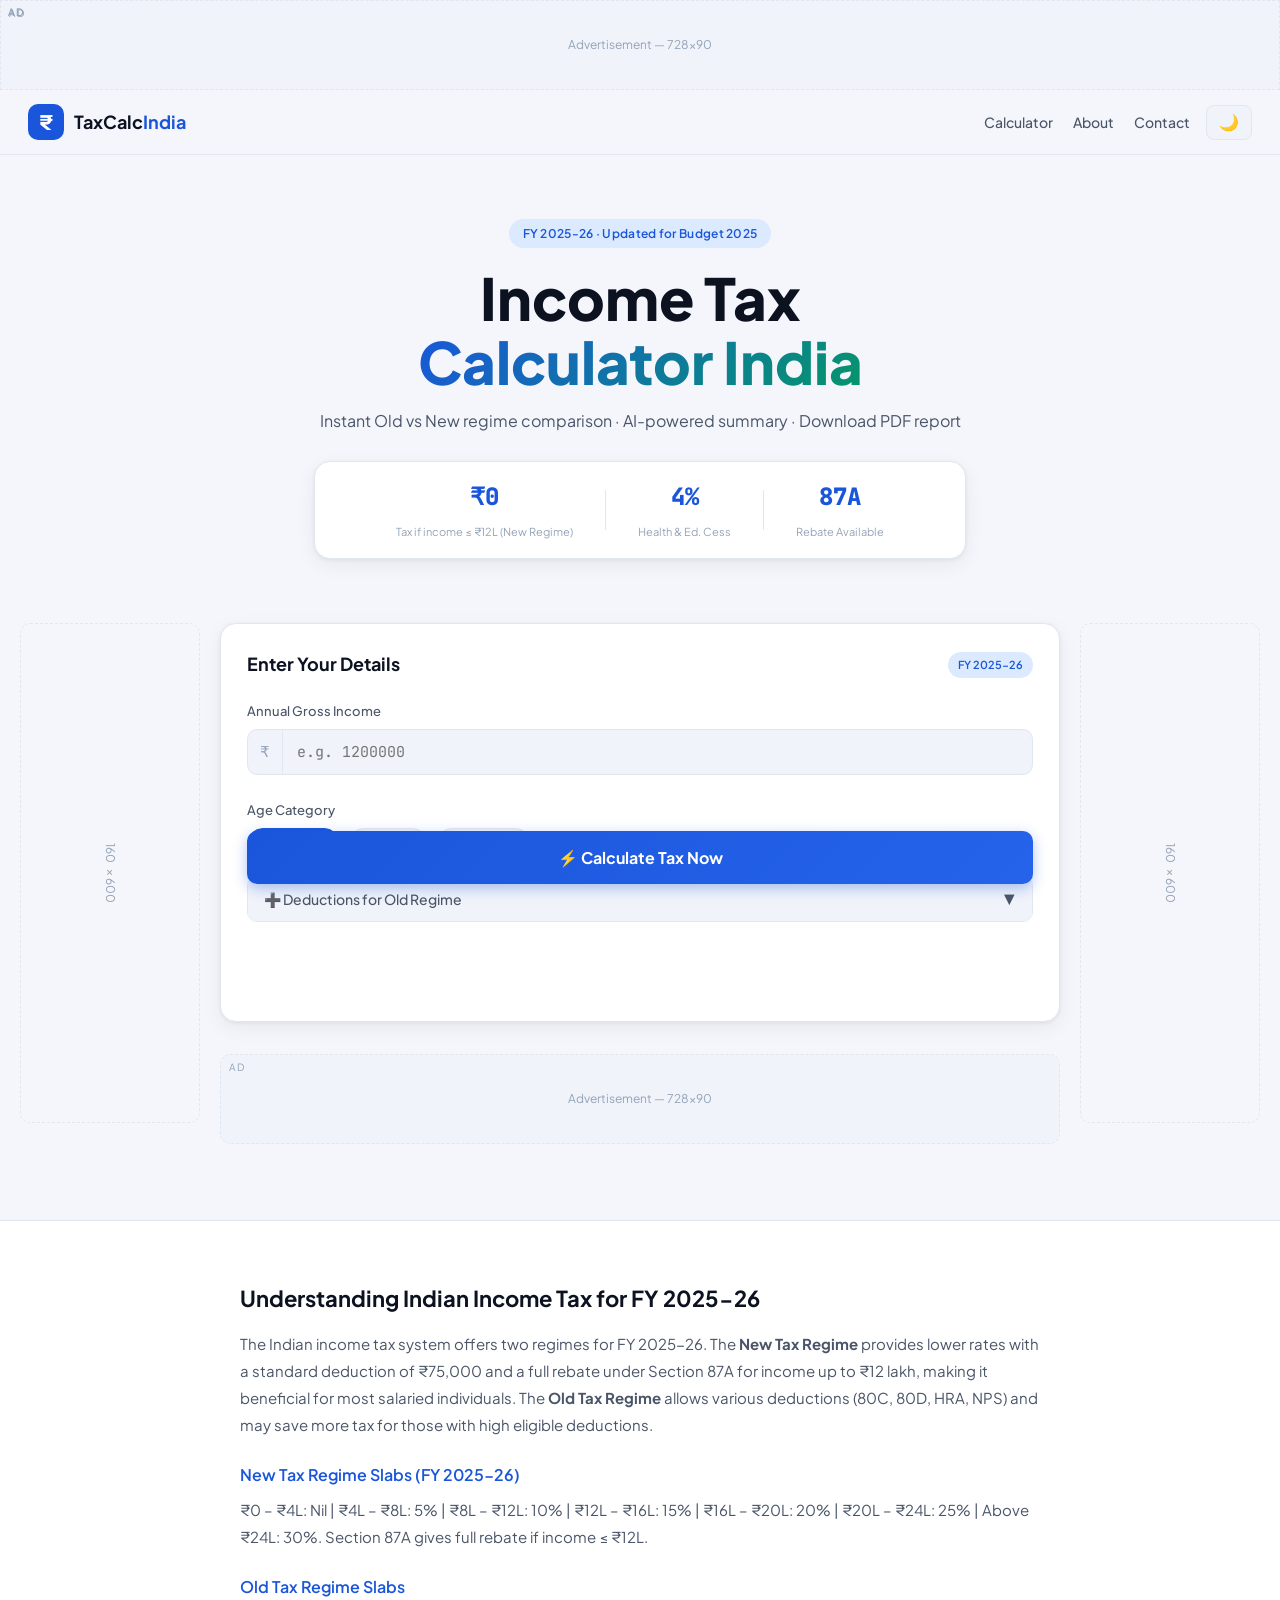
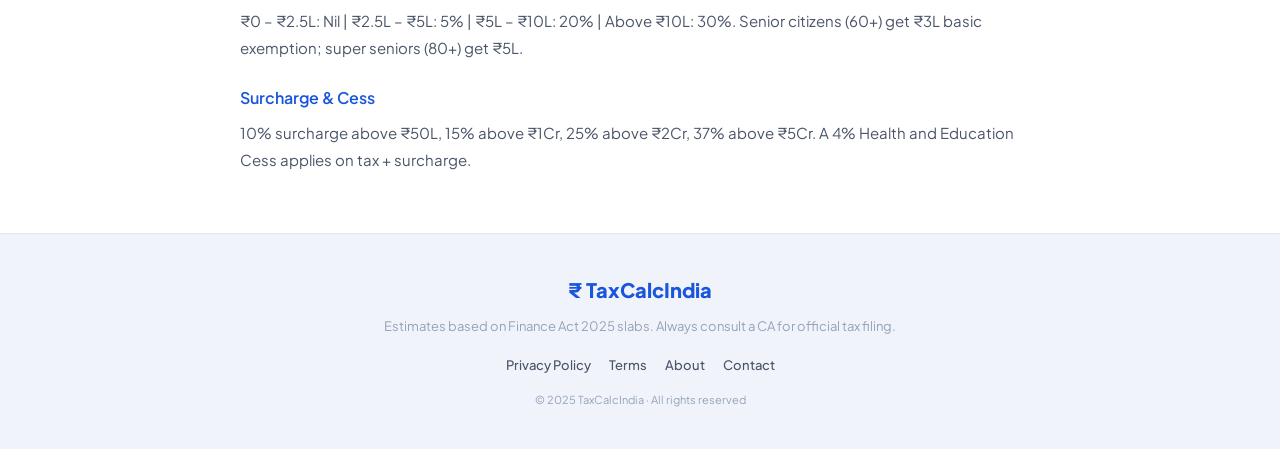
<file: templates/index.html>
<!DOCTYPE html>
<html lang="en">
<head>
<meta charset="UTF-8">
<meta name="viewport" content="width=device-width, initial-scale=1.0">
<title>India Income Tax Calculator 2025-26 | Free + PDF Report | TaxCalcIndia</title>
<meta name="description" content="Calculate Indian income tax FY 2025-26 instantly. Compare Old vs New regime, get AI-powered summary, and download a detailed PDF report for ₹500.">
<meta name="keywords" content="income tax calculator india 2025, new tax regime, old tax regime, 87A rebate, tax slab, pdf report, razorpay">
<link href="https://fonts.googleapis.com/css2?family=Plus+Jakarta+Sans:wght@300;400;500;600;700;800&family=JetBrains+Mono:wght@400;500&display=swap" rel="stylesheet">
<link rel="stylesheet" href="/static/css/style.css">
<script src="https://checkout.razorpay.com/v1/checkout.js"></script>
</head>
<body>

<!-- Top Ad -->
<div class="ad-strip top-ad"><span class="ad-label">AD</span><div class="ad-ph">Advertisement — 728×90</div></div>

<header>
  <nav class="navbar">
    <a class="nav-brand" href="/"><span class="brand-pill">₹</span><span>TaxCalc<b>India</b></span></a>
    <ul class="nav-links">
      <li><a href="/">Calculator</a></li>
      <li><a href="/about">About</a></li>
      <li><a href="/contact">Contact</a></li>
    </ul>
    <button class="dark-btn" id="darkBtn" aria-label="Toggle theme">🌙</button>
  </nav>
</header>

<main>
  <!-- Hero -->
  <section class="hero">
    <div class="hero-chip">FY 2025-26 · Updated for Budget 2025</div>
    <h1>Income Tax<br><span class="grad">Calculator India</span></h1>
    <p>Instant Old vs New regime comparison · AI-powered summary · Download PDF report</p>
    <div class="hero-stats">
      <div class="stat"><span>₹0</span><small>Tax if income ≤ ₹12L (New Regime)</small></div>
      <div class="stat-div"></div>
      <div class="stat"><span>4%</span><small>Health & Ed. Cess</small></div>
      <div class="stat-div"></div>
      <div class="stat"><span>87A</span><small>Rebate Available</small></div>
    </div>
  </section>

  <div class="main-wrap">
    <!-- Left Sidebar Ad -->
    <aside class="sidebar-ad"><span class="ad-label">AD</span><div class="ad-ph vertical">160×600</div></aside>

    <div class="content-col">

      <!-- INPUT CARD -->
      <div class="card" id="inputCard">
        <div class="card-header"><h2>Enter Your Details</h2><span class="badge">FY 2025-26</span></div>

        <div class="field-group">
          <label for="income">Annual Gross Income</label>
          <div class="inp-wrap">
            <span class="inp-sym">₹</span>
            <input type="number" id="income" placeholder="e.g. 1200000" min="0">
          </div>
          <div class="income-words" id="incomeWords"></div>
        </div>

        <div class="two-col">
          <div class="field-group">
            <label>Age Category</label>
            <div class="pills" id="agePills">
              <button class="pill on" data-v="below60">Below 60</button>
              <button class="pill" data-v="60-80">60 – 80</button>
              <button class="pill" data-v="above80">Above 80</button>
            </div>
          </div>
        </div>

        <!-- Deductions accordion -->
        <div class="accordion" id="dedAccordion">
          <button class="acc-trigger" id="accTrigger">
            <span>➕ Deductions for Old Regime</span>
            <span class="acc-arrow">▼</span>
          </button>
          <div class="acc-body" id="accBody">
            <p class="acc-note">Only applies to Old Regime calculation. New Regime uses standard deduction of ₹75,000.</p>
            <div class="two-col">
              <div class="field-group">
                <label>80C — PPF/ELSS/LIC (max ₹1,50,000)</label>
                <div class="inp-wrap"><span class="inp-sym">₹</span><input type="number" id="d80c" placeholder="150000" min="0" max="150000"></div>
              </div>
              <div class="field-group">
                <label>80D — Health Insurance (max ₹50,000)</label>
                <div class="inp-wrap"><span class="inp-sym">₹</span><input type="number" id="d80d" placeholder="25000" min="0" max="50000"></div>
              </div>
              <div class="field-group">
                <label>HRA Exemption</label>
                <div class="inp-wrap"><span class="inp-sym">₹</span><input type="number" id="hra" placeholder="0" min="0"></div>
              </div>
              <div class="field-group">
                <label>Other Deductions</label>
                <div class="inp-wrap"><span class="inp-sym">₹</span><input type="number" id="other" placeholder="0" min="0"></div>
              </div>
            </div>
          </div>
        </div>

        <button class="calc-btn" id="calcBtn">
          <span id="btnLabel">⚡ Calculate Tax Now</span>
          <div class="spin" id="calcSpin"></div>
        </button>
      </div>

      <!-- In-content Ad -->
      <div class="ad-strip in-ad"><span class="ad-label">AD</span><div class="ad-ph">Advertisement — 728×90</div></div>

      <!-- RESULTS -->
      <div id="results" class="hidden">

        <!-- Recommendation Banner -->
        <div class="rec-banner" id="recBanner"></div>

        <!-- AI Summary -->
        <div class="ai-card" id="aiCard">
          <div class="ai-header">
            <span class="ai-chip">🤖 AI Summary</span>
            <button class="ai-btn" id="aiBtn">Generate Summary</button>
          </div>
          <div class="ai-body" id="aiBody">
            <p class="ai-hint">Click "Generate Summary" for an AI-powered explanation of your tax calculation.</p>
          </div>
        </div>

        <!-- Regime Cards -->
        <div class="regime-grid" id="regimeGrid"></div>

        <!-- Breakdown Tabs -->
        <div class="card breakdown-card" id="breakdownCard">
          <h3>📋 Slab-wise Breakdown</h3>
          <div class="tabs" id="tabs"></div>
          <div id="tabContent"></div>
        </div>

        <!-- Deductions Detail (Old Regime) -->
        <div class="card" id="dedDetail"></div>

        <!-- Tips -->
        <div class="tips-card">
          <h3>💡 Tax Saving Tips</h3>
          <div class="tips-grid" id="tipsGrid"></div>
        </div>

        <!-- Download PDF Section -->
        <div class="download-card" id="downloadCard">
          <div class="dl-left">
            <div class="dl-icon">📄</div>
            <div>
              <h3>Download Detailed PDF Report</h3>
              <p>Get a professionally formatted report with full breakdown, regime comparison, tips & AI summary — saved as PDF.</p>
              <ul class="dl-features">
                <li>✅ Full slab-wise breakdown (both regimes)</li>
                <li>✅ Personalised tax saving tips</li>
                <li>✅ AI-generated summary</li>
                <li>✅ Ready to share with your CA</li>
              </ul>
            </div>
          </div>
          <div class="dl-right">
            <div class="price-tag">₹500</div>
            <p class="price-sub">One-time payment · Secure via Razorpay</p>
            <button class="pay-btn" id="payBtn">
              <span id="payLabel">🔒 Pay & Download PDF</span>
              <div class="spin" id="paySpin"></div>
            </button>
            <p class="secure-note">🔐 Powered by Razorpay · UPI · Cards · NetBanking</p>
          </div>
        </div>

      </div><!-- /results -->
    </div><!-- /content-col -->

    <!-- Right Sidebar Ad -->
    <aside class="sidebar-ad"><span class="ad-label">AD</span><div class="ad-ph vertical">160×600</div></aside>
  </div><!-- /main-wrap -->

  <!-- SEO Content -->
  <section class="seo">
    <div class="seo-inner">
      <h2>Understanding Indian Income Tax for FY 2025-26</h2>
      <p>The Indian income tax system offers two regimes for FY 2025-26. The <strong>New Tax Regime</strong> provides lower rates with a standard deduction of ₹75,000 and a full rebate under Section 87A for income up to ₹12 lakh, making it beneficial for most salaried individuals. The <strong>Old Tax Regime</strong> allows various deductions (80C, 80D, HRA, NPS) and may save more tax for those with high eligible deductions.</p>
      <h3>New Tax Regime Slabs (FY 2025-26)</h3>
      <p>₹0 – ₹4L: Nil | ₹4L – ₹8L: 5% | ₹8L – ₹12L: 10% | ₹12L – ₹16L: 15% | ₹16L – ₹20L: 20% | ₹20L – ₹24L: 25% | Above ₹24L: 30%. Section 87A gives full rebate if income ≤ ₹12L.</p>
      <h3>Old Tax Regime Slabs</h3>
      <p>₹0 – ₹2.5L: Nil | ₹2.5L – ₹5L: 5% | ₹5L – ₹10L: 20% | Above ₹10L: 30%. Senior citizens (60+) get ₹3L basic exemption; super seniors (80+) get ₹5L.</p>
      <h3>Surcharge & Cess</h3>
      <p>10% surcharge above ₹50L, 15% above ₹1Cr, 25% above ₹2Cr, 37% above ₹5Cr. A 4% Health and Education Cess applies on tax + surcharge.</p>
    </div>
  </section>
</main>

<footer>
  <div class="footer-inner">
    <p class="f-brand">₹ TaxCalcIndia</p>
    <p class="f-note">Estimates based on Finance Act 2025 slabs. Always consult a CA for official tax filing.</p>
    <div class="f-links">
      <a href="/privacy">Privacy Policy</a><a href="/terms">Terms</a><a href="/about">About</a><a href="/contact">Contact</a>
    </div>
    <p class="f-copy">© 2025 TaxCalcIndia · All rights reserved</p>
  </div>
</footer>

<script>
  const RAZORPAY_KEY = "{{ razorpay_key }}";
</script>
<script src="/static/js/script.js"></script>
</body>
</html>
</file>
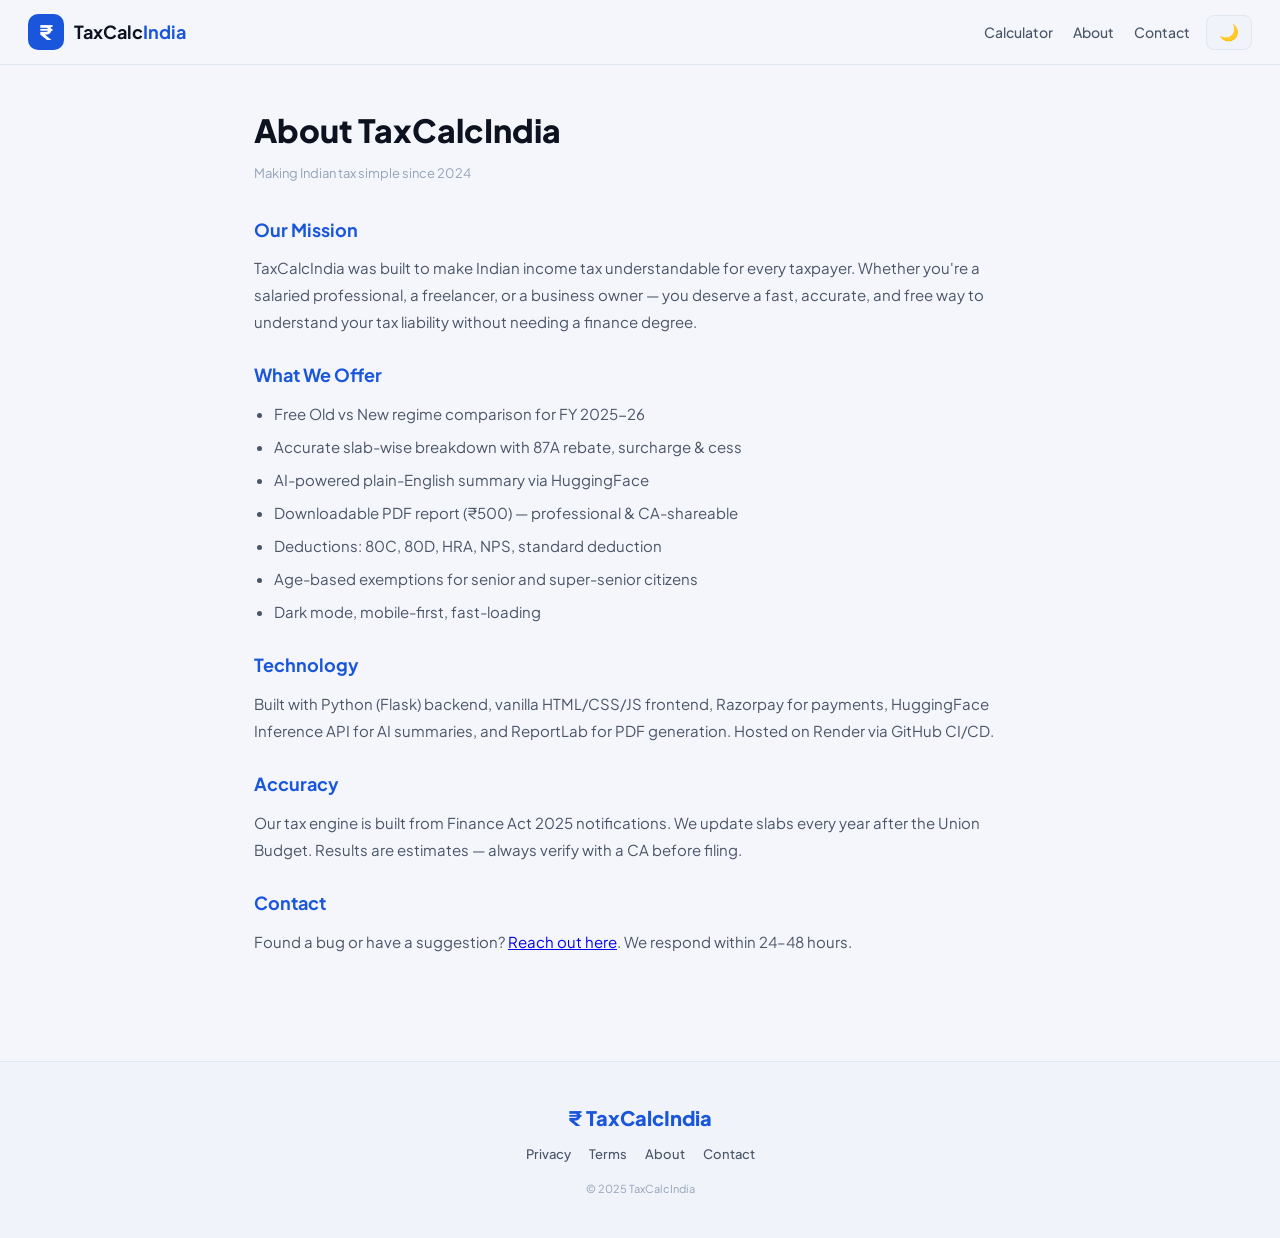
<file: templates/about.html>
<!DOCTYPE html>
<html lang="en">
<head>
<meta charset="UTF-8"><meta name="viewport" content="width=device-width, initial-scale=1.0">
<title>About Us | TaxCalcIndia</title>
<link href="https://fonts.googleapis.com/css2?family=Plus+Jakarta+Sans:wght@400;500;600;700;800&display=swap" rel="stylesheet">
<link rel="stylesheet" href="/static/css/style.css">
</head>
<body>
<header><nav class="navbar">
  <a class="nav-brand" href="/"><span class="brand-pill">₹</span><span>TaxCalc<b>India</b></span></a>
  <ul class="nav-links"><li><a href="/">Calculator</a></li><li><a href="/about">About</a></li><li><a href="/contact">Contact</a></li></ul>
  <button class="dark-btn" id="darkBtn">🌙</button>
</nav></header>
<main><div class="static-wrap">
  <h1>About TaxCalcIndia</h1>
  <p class="updated">Making Indian tax simple since 2024</p>
  <h2>Our Mission</h2>
  <p>TaxCalcIndia was built to make Indian income tax understandable for every taxpayer. Whether you're a salaried professional, a freelancer, or a business owner — you deserve a fast, accurate, and free way to understand your tax liability without needing a finance degree.</p>
  <h2>What We Offer</h2>
  <ul>
    <li>Free Old vs New regime comparison for FY 2025-26</li>
    <li>Accurate slab-wise breakdown with 87A rebate, surcharge & cess</li>
    <li>AI-powered plain-English summary via HuggingFace</li>
    <li>Downloadable PDF report (₹500) — professional & CA-shareable</li>
    <li>Deductions: 80C, 80D, HRA, NPS, standard deduction</li>
    <li>Age-based exemptions for senior and super-senior citizens</li>
    <li>Dark mode, mobile-first, fast-loading</li>
  </ul>
  <h2>Technology</h2>
  <p>Built with Python (Flask) backend, vanilla HTML/CSS/JS frontend, Razorpay for payments, HuggingFace Inference API for AI summaries, and ReportLab for PDF generation. Hosted on Render via GitHub CI/CD.</p>
  <h2>Accuracy</h2>
  <p>Our tax engine is built from Finance Act 2025 notifications. We update slabs every year after the Union Budget. Results are estimates — always verify with a CA before filing.</p>
  <h2>Contact</h2>
  <p>Found a bug or have a suggestion? <a href="/contact">Reach out here</a>. We respond within 24–48 hours.</p>
</div></main>
<footer><div class="footer-inner">
  <p class="f-brand">₹ TaxCalcIndia</p>
  <div class="f-links"><a href="/privacy">Privacy</a><a href="/terms">Terms</a><a href="/about">About</a><a href="/contact">Contact</a></div>
  <p class="f-copy">© 2025 TaxCalcIndia</p>
</div></footer>
<script>const h=document.documentElement,b=document.getElementById('darkBtn'),t=localStorage.getItem('theme')||'light';h.setAttribute('data-theme',t);b.textContent=t==='dark'?'☀️':'🌙';b.addEventListener('click',()=>{const nt=h.getAttribute('data-theme')==='dark'?'light':'dark';h.setAttribute('data-theme',nt);localStorage.setItem('theme',nt);b.textContent=nt==='dark'?'☀️':'🌙';});</script>
</body></html>
</file>
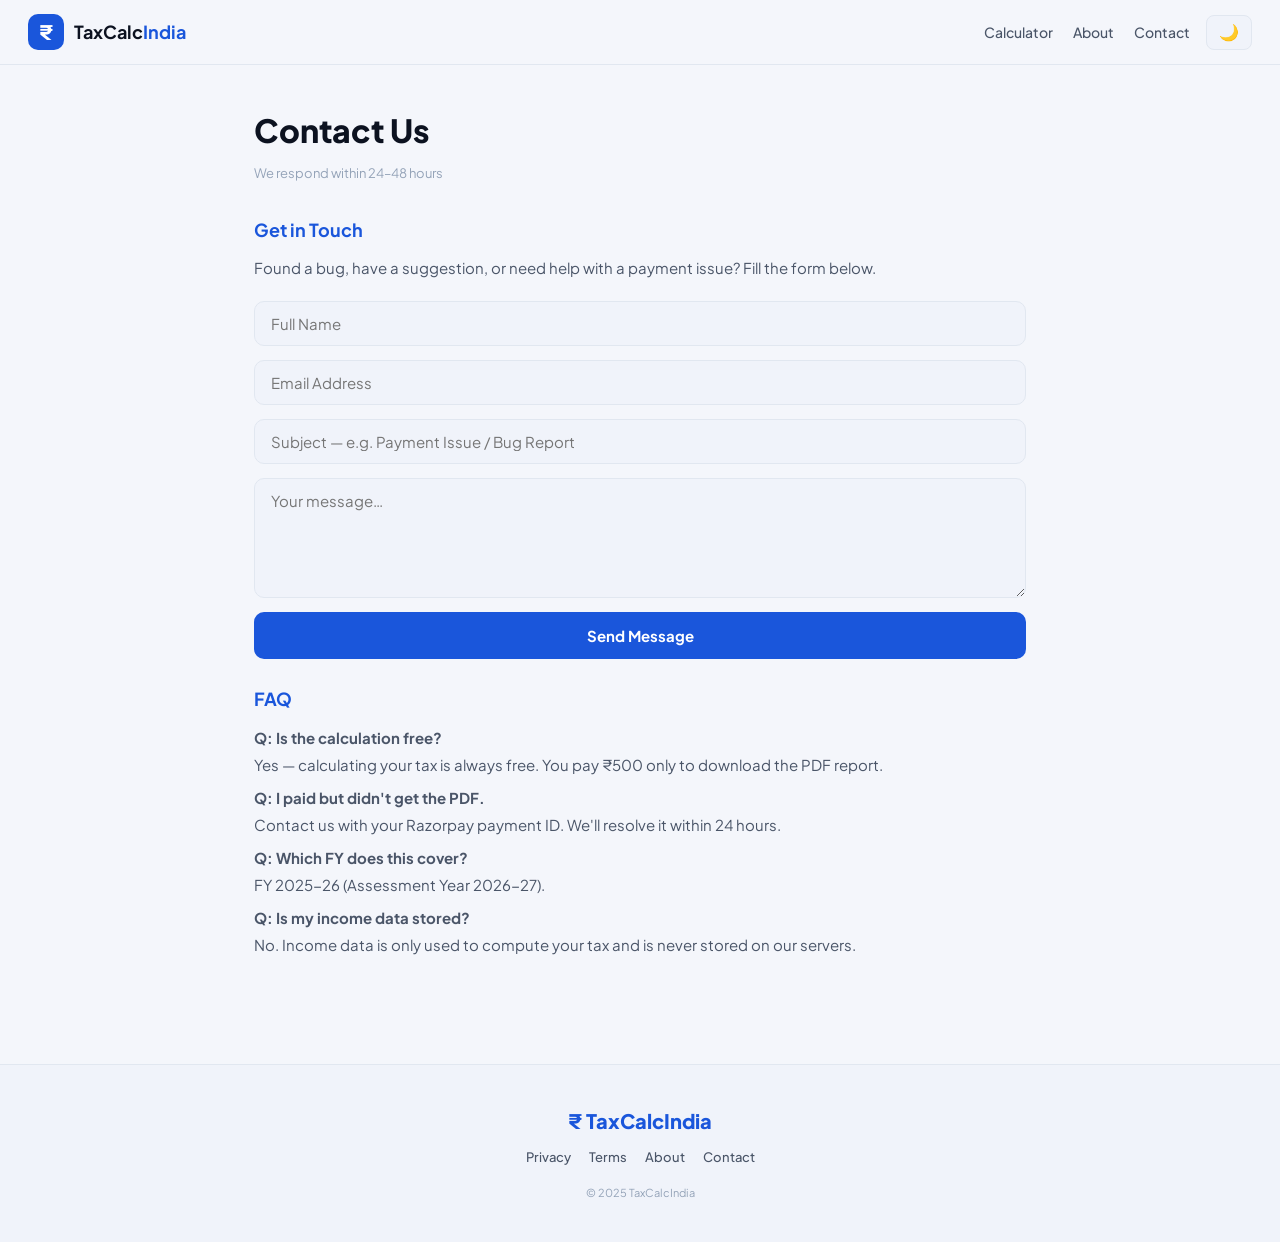
<file: templates/contact.html>
<!DOCTYPE html>
<html lang="en">
<head>
<meta charset="UTF-8"><meta name="viewport" content="width=device-width, initial-scale=1.0">
<title>Contact | TaxCalcIndia</title>
<link href="https://fonts.googleapis.com/css2?family=Plus+Jakarta+Sans:wght@400;500;600;700;800&display=swap" rel="stylesheet">
<link rel="stylesheet" href="/static/css/style.css">
</head>
<body>
<header><nav class="navbar">
  <a class="nav-brand" href="/"><span class="brand-pill">₹</span><span>TaxCalc<b>India</b></span></a>
  <ul class="nav-links"><li><a href="/">Calculator</a></li><li><a href="/about">About</a></li><li><a href="/contact">Contact</a></li></ul>
  <button class="dark-btn" id="darkBtn">🌙</button>
</nav></header>
<main><div class="static-wrap">
  <h1>Contact Us</h1>
  <p class="updated">We respond within 24–48 hours</p>
  <h2>Get in Touch</h2>
  <p>Found a bug, have a suggestion, or need help with a payment issue? Fill the form below.</p>
  <div id="success" style="display:none;background:var(--grn-lt);color:var(--green);padding:14px 18px;border-radius:10px;margin:16px 0;font-weight:600;">✅ Message sent! We'll get back to you within 48 hours.</div>
  <form class="contact-form" onsubmit="send(event)">
    <input type="text" placeholder="Full Name" required>
    <input type="email" placeholder="Email Address" required>
    <input type="text" placeholder="Subject — e.g. Payment Issue / Bug Report">
    <textarea placeholder="Your message…" required></textarea>
    <button type="submit">Send Message</button>
  </form>
  <h2>FAQ</h2>
  <p><strong>Q: Is the calculation free?</strong><br>Yes — calculating your tax is always free. You pay ₹500 only to download the PDF report.</p>
  <p><strong>Q: I paid but didn't get the PDF.</strong><br>Contact us with your Razorpay payment ID. We'll resolve it within 24 hours.</p>
  <p><strong>Q: Which FY does this cover?</strong><br>FY 2025-26 (Assessment Year 2026-27).</p>
  <p><strong>Q: Is my income data stored?</strong><br>No. Income data is only used to compute your tax and is never stored on our servers.</p>
</div></main>
<footer><div class="footer-inner">
  <p class="f-brand">₹ TaxCalcIndia</p>
  <div class="f-links"><a href="/privacy">Privacy</a><a href="/terms">Terms</a><a href="/about">About</a><a href="/contact">Contact</a></div>
  <p class="f-copy">© 2025 TaxCalcIndia</p>
</div></footer>
<script>
const h=document.documentElement,b=document.getElementById('darkBtn'),t=localStorage.getItem('theme')||'light';
h.setAttribute('data-theme',t);b.textContent=t==='dark'?'☀️':'🌙';
b.addEventListener('click',()=>{const nt=h.getAttribute('data-theme')==='dark'?'light':'dark';h.setAttribute('data-theme',nt);localStorage.setItem('theme',nt);b.textContent=nt==='dark'?'☀️':'🌙';});
function send(e){e.preventDefault();document.getElementById('success').style.display='block';e.target.reset();}
</script>
</body></html>
</file>
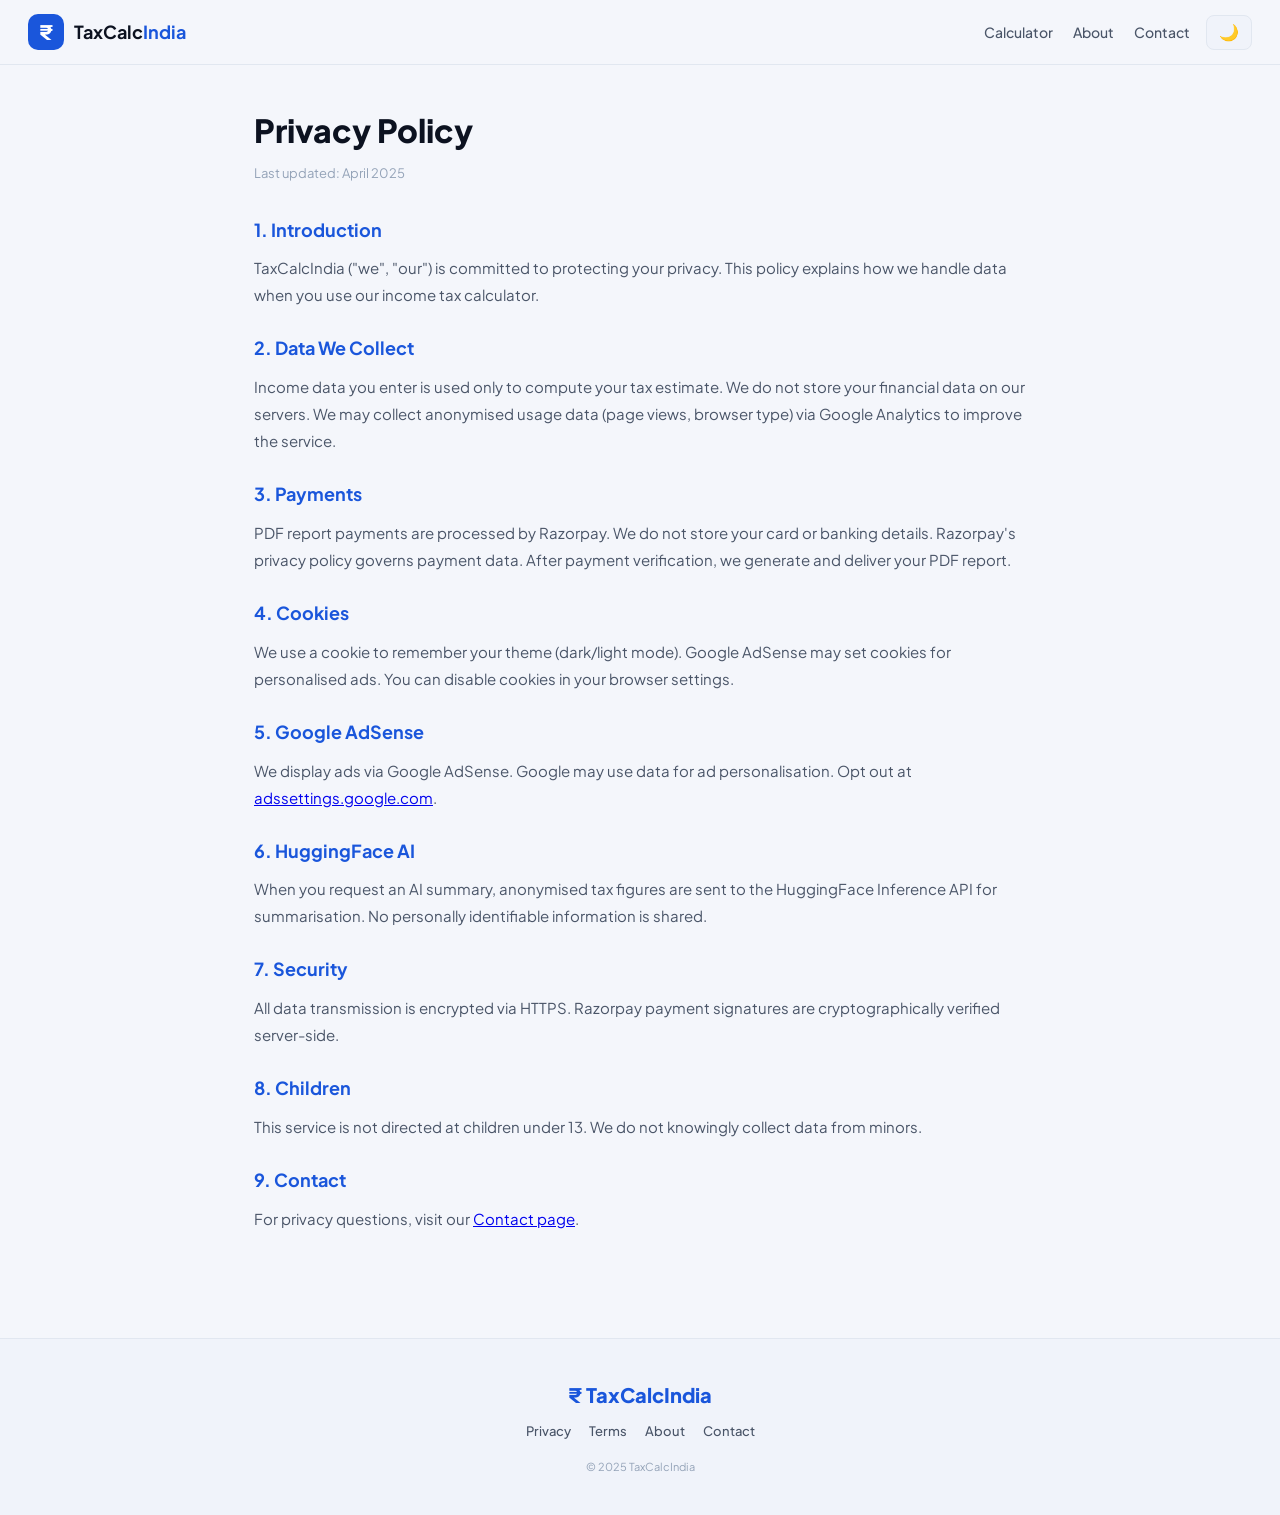
<file: templates/privacy.html>
<!DOCTYPE html>
<html lang="en">
<head>
<meta charset="UTF-8"><meta name="viewport" content="width=device-width, initial-scale=1.0">
<title>Privacy Policy | TaxCalcIndia</title>
<meta name="description" content="Privacy policy for TaxCalcIndia.">
<link href="https://fonts.googleapis.com/css2?family=Plus+Jakarta+Sans:wght@400;500;600;700;800&display=swap" rel="stylesheet">
<link rel="stylesheet" href="/static/css/style.css">
</head>
<body>
<header><nav class="navbar">
  <a class="nav-brand" href="/"><span class="brand-pill">₹</span><span>TaxCalc<b>India</b></span></a>
  <ul class="nav-links"><li><a href="/">Calculator</a></li><li><a href="/about">About</a></li><li><a href="/contact">Contact</a></li></ul>
  <button class="dark-btn" id="darkBtn">🌙</button>
</nav></header>
<main><div class="static-wrap">
  <h1>Privacy Policy</h1>
  <p class="updated">Last updated: April 2025</p>
  <h2>1. Introduction</h2>
  <p>TaxCalcIndia ("we", "our") is committed to protecting your privacy. This policy explains how we handle data when you use our income tax calculator.</p>
  <h2>2. Data We Collect</h2>
  <p>Income data you enter is used only to compute your tax estimate. We do not store your financial data on our servers. We may collect anonymised usage data (page views, browser type) via Google Analytics to improve the service.</p>
  <h2>3. Payments</h2>
  <p>PDF report payments are processed by Razorpay. We do not store your card or banking details. Razorpay's privacy policy governs payment data. After payment verification, we generate and deliver your PDF report.</p>
  <h2>4. Cookies</h2>
  <p>We use a cookie to remember your theme (dark/light mode). Google AdSense may set cookies for personalised ads. You can disable cookies in your browser settings.</p>
  <h2>5. Google AdSense</h2>
  <p>We display ads via Google AdSense. Google may use data for ad personalisation. Opt out at <a href="https://adssettings.google.com" target="_blank" rel="noopener">adssettings.google.com</a>.</p>
  <h2>6. HuggingFace AI</h2>
  <p>When you request an AI summary, anonymised tax figures are sent to the HuggingFace Inference API for summarisation. No personally identifiable information is shared.</p>
  <h2>7. Security</h2>
  <p>All data transmission is encrypted via HTTPS. Razorpay payment signatures are cryptographically verified server-side.</p>
  <h2>8. Children</h2>
  <p>This service is not directed at children under 13. We do not knowingly collect data from minors.</p>
  <h2>9. Contact</h2>
  <p>For privacy questions, visit our <a href="/contact">Contact page</a>.</p>
</div></main>
<footer><div class="footer-inner">
  <p class="f-brand">₹ TaxCalcIndia</p>
  <div class="f-links"><a href="/privacy">Privacy</a><a href="/terms">Terms</a><a href="/about">About</a><a href="/contact">Contact</a></div>
  <p class="f-copy">© 2025 TaxCalcIndia</p>
</div></footer>
<script>const h=document.documentElement,b=document.getElementById('darkBtn'),t=localStorage.getItem('theme')||'light';h.setAttribute('data-theme',t);b.textContent=t==='dark'?'☀️':'🌙';b.addEventListener('click',()=>{const nt=h.getAttribute('data-theme')==='dark'?'light':'dark';h.setAttribute('data-theme',nt);localStorage.setItem('theme',nt);b.textContent=nt==='dark'?'☀️':'🌙';});</script>
</body></html>
</file>
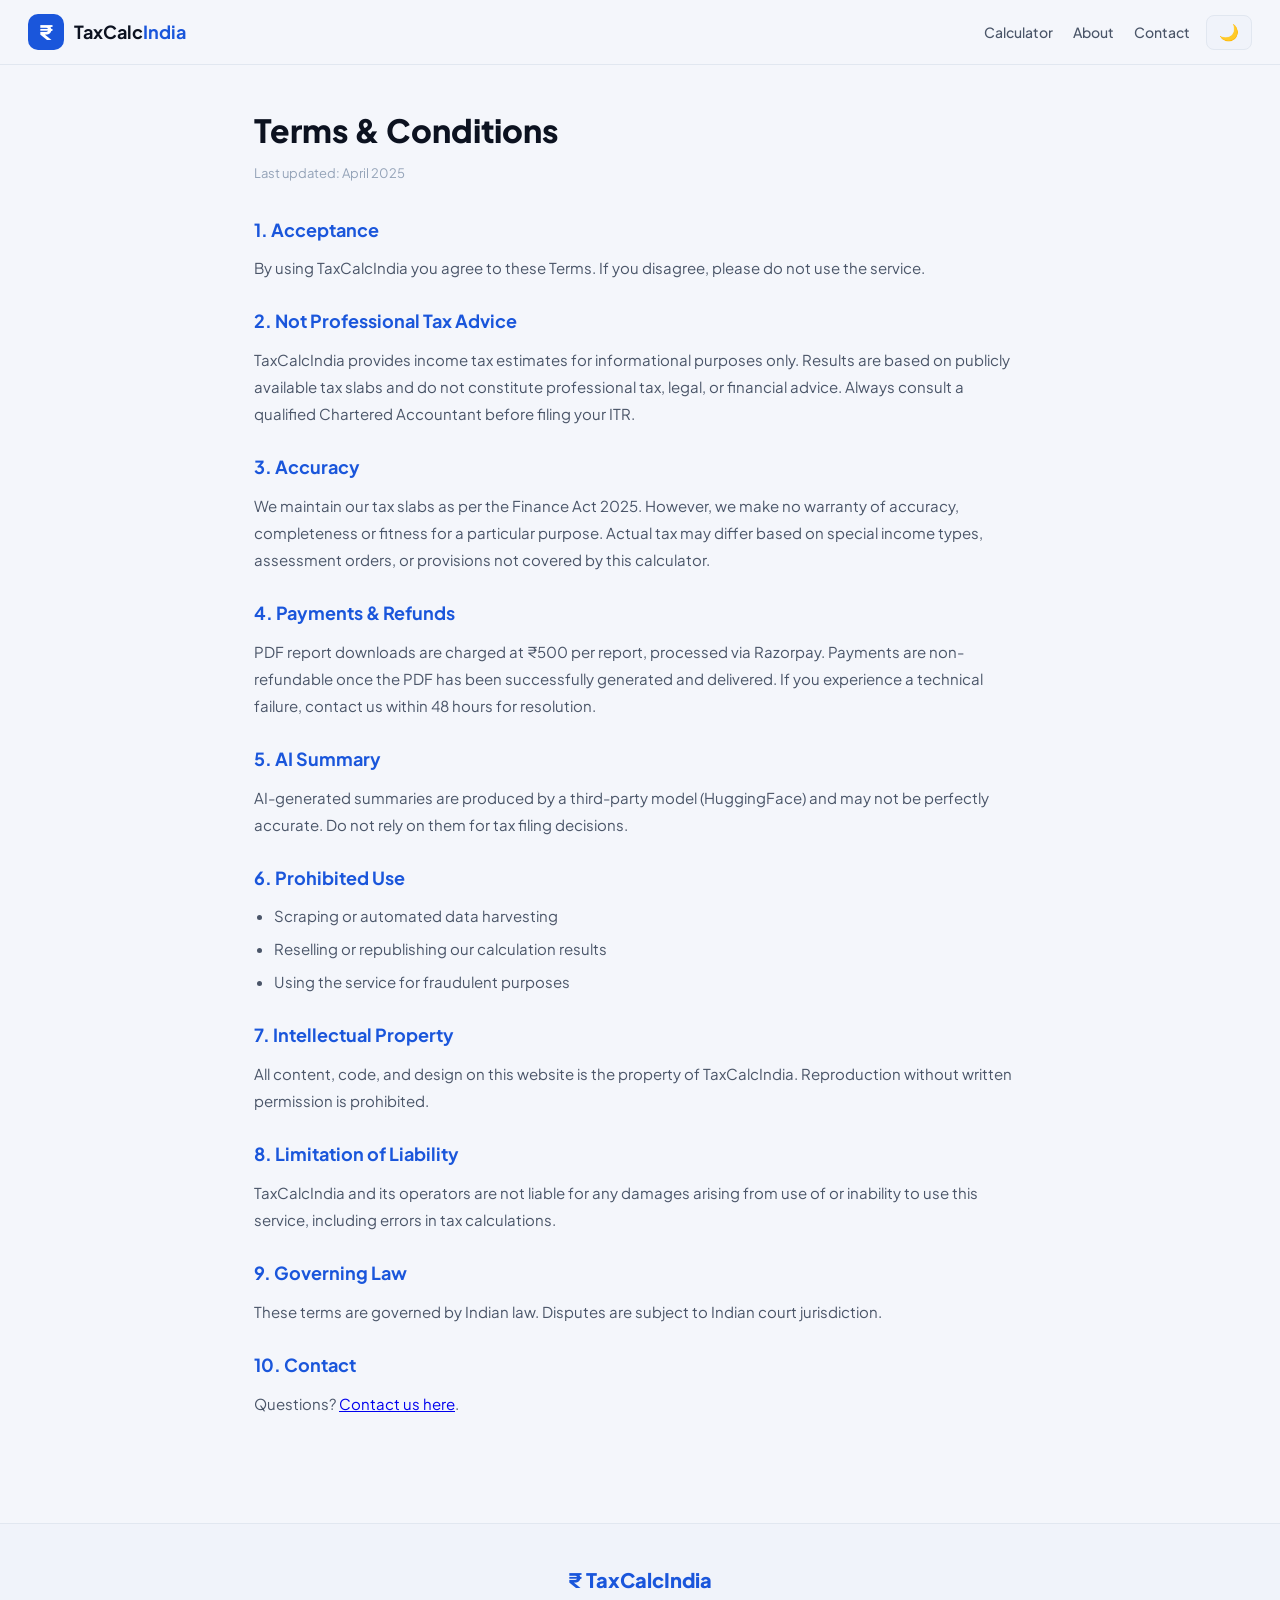
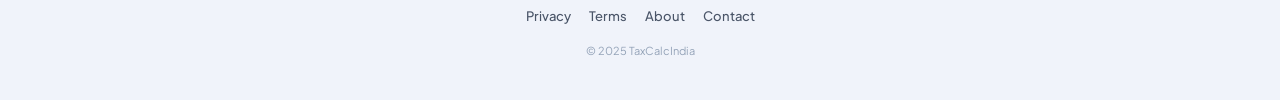
<file: templates/terms.html>
<!DOCTYPE html>
<html lang="en">
<head>
<meta charset="UTF-8"><meta name="viewport" content="width=device-width, initial-scale=1.0">
<title>Terms & Conditions | TaxCalcIndia</title>
<link href="https://fonts.googleapis.com/css2?family=Plus+Jakarta+Sans:wght@400;500;600;700;800&display=swap" rel="stylesheet">
<link rel="stylesheet" href="/static/css/style.css">
</head>
<body>
<header><nav class="navbar">
  <a class="nav-brand" href="/"><span class="brand-pill">₹</span><span>TaxCalc<b>India</b></span></a>
  <ul class="nav-links"><li><a href="/">Calculator</a></li><li><a href="/about">About</a></li><li><a href="/contact">Contact</a></li></ul>
  <button class="dark-btn" id="darkBtn">🌙</button>
</nav></header>
<main><div class="static-wrap">
  <h1>Terms & Conditions</h1>
  <p class="updated">Last updated: April 2025</p>
  <h2>1. Acceptance</h2>
  <p>By using TaxCalcIndia you agree to these Terms. If you disagree, please do not use the service.</p>
  <h2>2. Not Professional Tax Advice</h2>
  <p>TaxCalcIndia provides income tax estimates for informational purposes only. Results are based on publicly available tax slabs and do not constitute professional tax, legal, or financial advice. Always consult a qualified Chartered Accountant before filing your ITR.</p>
  <h2>3. Accuracy</h2>
  <p>We maintain our tax slabs as per the Finance Act 2025. However, we make no warranty of accuracy, completeness or fitness for a particular purpose. Actual tax may differ based on special income types, assessment orders, or provisions not covered by this calculator.</p>
  <h2>4. Payments & Refunds</h2>
  <p>PDF report downloads are charged at ₹500 per report, processed via Razorpay. Payments are non-refundable once the PDF has been successfully generated and delivered. If you experience a technical failure, contact us within 48 hours for resolution.</p>
  <h2>5. AI Summary</h2>
  <p>AI-generated summaries are produced by a third-party model (HuggingFace) and may not be perfectly accurate. Do not rely on them for tax filing decisions.</p>
  <h2>6. Prohibited Use</h2>
  <ul>
    <li>Scraping or automated data harvesting</li>
    <li>Reselling or republishing our calculation results</li>
    <li>Using the service for fraudulent purposes</li>
  </ul>
  <h2>7. Intellectual Property</h2>
  <p>All content, code, and design on this website is the property of TaxCalcIndia. Reproduction without written permission is prohibited.</p>
  <h2>8. Limitation of Liability</h2>
  <p>TaxCalcIndia and its operators are not liable for any damages arising from use of or inability to use this service, including errors in tax calculations.</p>
  <h2>9. Governing Law</h2>
  <p>These terms are governed by Indian law. Disputes are subject to Indian court jurisdiction.</p>
  <h2>10. Contact</h2>
  <p>Questions? <a href="/contact">Contact us here</a>.</p>
</div></main>
<footer><div class="footer-inner">
  <p class="f-brand">₹ TaxCalcIndia</p>
  <div class="f-links"><a href="/privacy">Privacy</a><a href="/terms">Terms</a><a href="/about">About</a><a href="/contact">Contact</a></div>
  <p class="f-copy">© 2025 TaxCalcIndia</p>
</div></footer>
<script>const h=document.documentElement,b=document.getElementById('darkBtn'),t=localStorage.getItem('theme')||'light';h.setAttribute('data-theme',t);b.textContent=t==='dark'?'☀️':'🌙';b.addEventListener('click',()=>{const nt=h.getAttribute('data-theme')==='dark'?'light':'dark';h.setAttribute('data-theme',nt);localStorage.setItem('theme',nt);b.textContent=nt==='dark'?'☀️':'🌙';});</script>
</body></html>
</file>
<file: static/css/style.css>
/* === FONTS & TOKENS === */
@import url('https://fonts.googleapis.com/css2?family=Plus+Jakarta+Sans:wght@300;400;500;600;700;800&family=JetBrains+Mono:wght@400;500&display=swap');

:root {
  --bg:       #f4f6fb;
  --surface:  #ffffff;
  --surface2: #f0f3fa;
  --border:   #e1e7f0;
  --text:     #0c1220;
  --text2:    #4a5568;
  --text3:    #94a3b8;
  --primary:  #1a56db;
  --pri-lt:   #dbeafe;
  --green:    #059669;
  --grn-lt:   #d1fae5;
  --amber:    #d97706;
  --amb-lt:   #fef3c7;
  --red:      #dc2626;
  --shadow:   0 1px 4px rgba(0,0,0,.06), 0 6px 20px rgba(0,0,0,.06);
  --radius:   16px;
  --r-sm:     10px;
  --font:     'Plus Jakarta Sans', sans-serif;
  --mono:     'JetBrains Mono', monospace;
}
[data-theme=dark] {
  --bg:       #0b0f1a;
  --surface:  #131929;
  --surface2: #1a2138;
  --border:   #252f47;
  --text:     #e8edf8;
  --text2:    #8896b3;
  --text3:    #3d4f6d;
  --primary:  #5b8ef0;
  --pri-lt:   #1a2a50;
  --green:    #34d399;
  --grn-lt:   #0d2e20;
  --amber:    #fbbf24;
  --amb-lt:   #2d1f00;
  --shadow:   0 1px 4px rgba(0,0,0,.3), 0 6px 20px rgba(0,0,0,.3);
}
*{margin:0;padding:0;box-sizing:border-box}
html{scroll-behavior:smooth}
body{font-family:var(--font);background:var(--bg);color:var(--text);line-height:1.6;transition:background .3s,color .3s}

/* === ADS === */
.ad-strip{background:var(--surface2);border:1px dashed var(--border);position:relative;display:flex;align-items:center;justify-content:center}
.top-ad{width:100%;min-height:90px}
.in-ad{border-radius:var(--r-sm);margin:16px 0;min-height:90px}
.sidebar-ad{width:180px;flex-shrink:0;border-radius:var(--r-sm);min-height:500px;display:flex;align-items:center;justify-content:center;border:1px dashed var(--border)}
@media(max-width:1000px){.sidebar-ad{display:none}}
.ad-label{position:absolute;top:4px;left:8px;font-size:10px;color:var(--text3);letter-spacing:.5px;text-transform:uppercase}
.ad-ph{font-size:12px;color:var(--text3)}
.ad-ph.vertical{writing-mode:vertical-rl}

/* === NAV === */
.navbar{display:flex;align-items:center;gap:16px;padding:14px 28px;max-width:1300px;margin:0 auto;border-bottom:1px solid var(--border)}
.nav-brand{display:flex;align-items:center;gap:10px;text-decoration:none;color:var(--text);font-size:18px;font-weight:700;margin-right:auto}
.brand-pill{width:36px;height:36px;background:var(--primary);color:#fff;border-radius:10px;display:flex;align-items:center;justify-content:center;font-size:20px;font-weight:800}
.nav-brand b{color:var(--primary)}
.nav-links{display:flex;gap:20px;list-style:none}
.nav-links a{text-decoration:none;color:var(--text2);font-size:14px;font-weight:500;transition:color .2s}
.nav-links a:hover{color:var(--primary)}
.dark-btn{background:var(--surface2);border:1px solid var(--border);border-radius:8px;padding:7px 12px;cursor:pointer;font-size:16px;color:var(--text);transition:all .2s}
.dark-btn:hover{background:var(--border)}
@media(max-width:640px){.nav-links{display:none}}

/* === HERO === */
.hero{text-align:center;padding:64px 24px 40px;max-width:700px;margin:0 auto}
.hero-chip{display:inline-block;background:var(--pri-lt);color:var(--primary);font-size:12px;font-weight:600;padding:5px 14px;border-radius:20px;margin-bottom:18px;letter-spacing:.3px}
.hero h1{font-size:clamp(32px,6vw,58px);font-weight:800;line-height:1.1;margin-bottom:14px}
.grad{background:linear-gradient(135deg,var(--primary),var(--green));-webkit-background-clip:text;-webkit-text-fill-color:transparent;background-clip:text}
.hero p{font-size:16px;color:var(--text2);margin-bottom:28px}
.hero-stats{display:flex;align-items:center;justify-content:center;gap:0;background:var(--surface);border:1px solid var(--border);border-radius:var(--radius);padding:16px 24px;box-shadow:var(--shadow);flex-wrap:wrap;gap:12px}
.stat{text-align:center;padding:0 20px}
.stat span{display:block;font-size:24px;font-weight:800;color:var(--primary);font-family:var(--mono)}
.stat small{font-size:11px;color:var(--text3)}
.stat-div{width:1px;height:40px;background:var(--border)}

/* === LAYOUT === */
.main-wrap{display:flex;gap:20px;max-width:1300px;margin:0 auto;padding:24px 20px 40px;align-items:flex-start}
.content-col{flex:1;min-width:0;display:flex;flex-direction:column;gap:16px}

/* === CARD === */
.card{background:var(--surface);border:1px solid var(--border);border-radius:var(--radius);padding:26px;box-shadow:var(--shadow)}
.card-header{display:flex;align-items:center;justify-content:space-between;margin-bottom:22px}
.card-header h2{font-size:18px;font-weight:700}
.badge{background:var(--pri-lt);color:var(--primary);font-size:11px;font-weight:600;padding:4px 10px;border-radius:20px}

/* === FORM === */
.two-col{display:grid;grid-template-columns:1fr 1fr;gap:16px}
@media(max-width:600px){.two-col{grid-template-columns:1fr}}
.field-group{display:flex;flex-direction:column;gap:7px}
label{font-size:13px;font-weight:500;color:var(--text2)}
.inp-wrap{display:flex;align-items:center;background:var(--surface2);border:1.5px solid var(--border);border-radius:var(--r-sm);overflow:hidden;transition:border .2s}
.inp-wrap:focus-within{border-color:var(--primary)}
.inp-sym{padding:0 12px;font-size:15px;color:var(--text3);border-right:1px solid var(--border);height:44px;display:flex;align-items:center;font-family:var(--mono)}
input[type=number]{border:none;background:transparent;padding:11px 14px;font-size:15px;font-family:var(--mono);color:var(--text);width:100%;outline:none}
input[type=number]::-webkit-outer-spin-button,input[type=number]::-webkit-inner-spin-button{-webkit-appearance:none}
.income-words{font-size:12px;color:var(--primary);font-weight:600;min-height:18px}

/* === PILLS === */
.pills{display:flex;gap:8px;flex-wrap:wrap}
.pill{background:var(--surface2);border:1.5px solid var(--border);border-radius:20px;padding:7px 16px;font-size:13px;font-weight:500;color:var(--text2);cursor:pointer;transition:all .2s;font-family:var(--font)}
.pill:hover{border-color:var(--primary);color:var(--primary)}
.pill.on{background:var(--primary);border-color:var(--primary);color:#fff}

/* === ACCORDION === */
.accordion{margin-top:16px;border:1px solid var(--border);border-radius:var(--r-sm);overflow:hidden}
.acc-trigger{width:100%;display:flex;justify-content:space-between;align-items:center;padding:13px 16px;background:var(--surface2);border:none;font-family:var(--font);font-size:14px;font-weight:500;color:var(--text2);cursor:pointer;text-align:left}
.acc-trigger:hover{background:var(--bg)}
.acc-arrow{transition:transform .3s}
.acc-arrow.open{transform:rotate(180deg)}
.acc-body{padding:16px;display:none;background:var(--surface)}
.acc-body.open{display:block}
.acc-note{font-size:12px;color:var(--text3);margin-bottom:14px;padding:8px 12px;background:var(--pri-lt);border-radius:6px}

/* === CALC BUTTON === */
.calc-btn{width:100%;margin-top:20px;padding:16px;background:linear-gradient(135deg,var(--primary) 0%,#2563eb 100%);color:#fff;border:none;border-radius:var(--r-sm);font-size:16px;font-weight:700;font-family:var(--font);cursor:pointer;display:flex;align-items:center;justify-content:center;gap:10px;transition:all .2s;box-shadow:0 4px 14px rgba(26,86,219,.35);position:sticky;bottom:16px}
.calc-btn:hover{transform:translateY(-2px);box-shadow:0 8px 24px rgba(26,86,219,.45)}
.calc-btn:active{transform:none}

/* === SPINNER === */
.spin{width:18px;height:18px;border:2.5px solid rgba(255,255,255,.4);border-top-color:#fff;border-radius:50%;animation:spin .7s linear infinite;display:none}
.spin.on{display:block}
@keyframes spin{to{transform:rotate(360deg)}}

/* === RESULTS AREA === */
.hidden{display:none!important}

/* Recommendation Banner */
.rec-banner{border-radius:var(--r-sm);padding:16px 20px;font-size:15px;font-weight:600;line-height:1.5;animation:fadeUp .4s ease}
@keyframes fadeUp{from{opacity:0;transform:translateY(12px)}to{opacity:1;transform:translateY(0)}}

/* === AI CARD === */
.ai-card{background:linear-gradient(135deg,#0f172a 0%,#1e2d5a 100%);border-radius:var(--radius);padding:22px;color:#fff}
.ai-header{display:flex;align-items:center;justify-content:space-between;margin-bottom:14px}
.ai-chip{background:rgba(91,142,240,.25);color:#93c5fd;font-size:12px;font-weight:600;padding:5px 12px;border-radius:20px;letter-spacing:.3px}
.ai-btn{background:var(--primary);color:#fff;border:none;border-radius:var(--r-sm);padding:8px 18px;font-size:13px;font-weight:600;font-family:var(--font);cursor:pointer;transition:opacity .2s}
.ai-btn:hover{opacity:.85}
.ai-btn:disabled{opacity:.5;cursor:not-allowed}
.ai-body{font-size:14px;color:#cbd5e1;line-height:1.7}
.ai-hint{color:#475569;font-style:italic}
.ai-loading{color:#7dd3fc;font-style:italic}

/* === REGIME CARDS === */
.regime-grid{display:grid;grid-template-columns:1fr 1fr;gap:16px}
@media(max-width:600px){.regime-grid{grid-template-columns:1fr}}
.rcard{background:var(--surface);border:2px solid var(--border);border-radius:var(--radius);padding:22px;transition:all .2s}
.rcard.winner{border-color:var(--green);box-shadow:0 0 0 4px var(--grn-lt)}
.rcard .rec-tag{display:none;background:var(--green);color:#fff;font-size:11px;font-weight:700;padding:3px 10px;border-radius:20px;margin-bottom:10px}
.rcard.winner .rec-tag{display:inline-block}
.rcard h3{font-size:15px;font-weight:700;margin-bottom:14px}
.tax-big{font-size:30px;font-weight:800;font-family:var(--mono);color:var(--primary)}
.tax-lbl{font-size:11px;color:var(--text3);margin-bottom:14px}
.meta{display:flex;flex-direction:column;gap:8px}
.mrow{display:flex;justify-content:space-between;font-size:13px;padding:4px 0;border-bottom:1px solid var(--border)}
.mrow:last-child{border:none}
.mrow span:first-child{color:var(--text2)}
.mrow span:last-child{font-family:var(--mono);font-weight:500;color:var(--text)}
.mrow.hi span:last-child{color:var(--green);font-weight:700}
.mrow.total{border-top:2px solid var(--border);padding-top:8px;margin-top:4px}
.mrow.total span{font-weight:700;color:var(--primary)}

/* === BREAKDOWN === */
.breakdown-card h3{font-size:16px;font-weight:700;margin-bottom:14px}
.tabs{display:flex;gap:8px;margin-bottom:14px}
.tab{background:var(--surface2);border:1px solid var(--border);border-radius:8px;padding:7px 16px;font-size:13px;font-weight:600;cursor:pointer;font-family:var(--font);color:var(--text2);transition:all .2s}
.tab.on{background:var(--primary);color:#fff;border-color:var(--primary)}
table{width:100%;border-collapse:collapse;font-size:13px}
th{text-align:left;padding:10px 12px;background:var(--primary);color:#fff;font-weight:600}
th:not(:first-child){text-align:right}
td{padding:9px 12px;border-bottom:1px solid var(--border)}
td:not(:first-child){text-align:right;font-family:var(--mono)}
tr:nth-child(even) td{background:var(--surface2)}
tr.total-row td{background:var(--pri-lt);font-weight:700;color:var(--primary);border-bottom:none}

/* === DEDUCTIONS DETAIL === */
#dedDetail h3{font-size:16px;font-weight:700;margin-bottom:14px}

/* === TIPS === */
.tips-card{background:var(--surface);border:1px solid var(--border);border-radius:var(--radius);padding:24px}
.tips-card h3{font-size:16px;font-weight:700;margin-bottom:16px}
.tips-grid{display:grid;grid-template-columns:1fr 1fr;gap:12px}
@media(max-width:600px){.tips-grid{grid-template-columns:1fr}}
.tip{background:var(--surface2);border:1px solid var(--border);border-radius:var(--r-sm);padding:14px}
.tip strong{display:block;font-size:13px;color:var(--primary);margin-bottom:5px}
.tip p{font-size:12px;color:var(--text2);line-height:1.5}

/* === DOWNLOAD CARD === */
.download-card{background:linear-gradient(135deg,#0f172a,#1a2d5a);border-radius:var(--radius);padding:28px;display:flex;align-items:flex-start;gap:24px;color:#fff;flex-wrap:wrap}
.dl-icon{font-size:40px;flex-shrink:0}
.dl-left{display:flex;gap:16px;flex:1;min-width:260px}
.dl-left h3{font-size:17px;font-weight:700;margin-bottom:6px}
.dl-left p{font-size:13px;color:#94a3b8;margin-bottom:12px}
.dl-features{list-style:none;display:flex;flex-direction:column;gap:4px}
.dl-features li{font-size:12px;color:#cbd5e1}
.dl-right{display:flex;flex-direction:column;align-items:center;gap:8px;min-width:180px}
.price-tag{font-size:36px;font-weight:800;font-family:var(--mono);color:#fff;background:rgba(255,255,255,.1);padding:8px 24px;border-radius:var(--r-sm)}
.price-sub{font-size:11px;color:#64748b;text-align:center}
.pay-btn{width:100%;padding:14px 20px;background:linear-gradient(135deg,#059669,#10b981);color:#fff;border:none;border-radius:var(--r-sm);font-size:15px;font-weight:700;font-family:var(--font);cursor:pointer;display:flex;align-items:center;justify-content:center;gap:8px;transition:all .2s;box-shadow:0 4px 14px rgba(5,150,105,.4)}
.pay-btn:hover{transform:translateY(-2px);box-shadow:0 8px 20px rgba(5,150,105,.5)}
.pay-btn:disabled{opacity:.6;cursor:not-allowed;transform:none}
.secure-note{font-size:11px;color:#475569;text-align:center}

/* === SEO === */
.seo{background:var(--surface);border-top:1px solid var(--border);padding:60px 24px;margin-top:20px}
.seo-inner{max-width:800px;margin:0 auto}
.seo-inner h2{font-size:22px;font-weight:700;margin-bottom:14px}
.seo-inner h3{font-size:16px;font-weight:600;margin:24px 0 8px;color:var(--primary)}
.seo-inner p{font-size:15px;color:var(--text2);line-height:1.8}

/* === FOOTER === */
footer{background:var(--surface2);border-top:1px solid var(--border);padding:40px 24px;text-align:center}
.footer-inner{max-width:700px;margin:0 auto}
.f-brand{font-size:20px;font-weight:800;color:var(--primary);margin-bottom:10px}
.f-note{font-size:13px;color:var(--text3);line-height:1.6;margin-bottom:18px}
.f-links{display:flex;flex-wrap:wrap;justify-content:center;gap:18px;margin-bottom:16px}
.f-links a{text-decoration:none;color:var(--text2);font-size:13px;font-weight:500;transition:color .2s}
.f-links a:hover{color:var(--primary)}
.f-copy{font-size:11px;color:var(--text3)}

/* Static pages */
.static-wrap{max-width:820px;margin:40px auto;padding:0 24px 60px}
.static-wrap h1{font-size:32px;font-weight:800;margin-bottom:6px}
.static-wrap .updated{font-size:13px;color:var(--text3);margin-bottom:30px}
.static-wrap h2{font-size:18px;font-weight:700;margin:26px 0 10px;color:var(--primary)}
.static-wrap p,.static-wrap li{font-size:15px;color:var(--text2);line-height:1.8;margin-bottom:6px}
.static-wrap ul{padding-left:20px}
.contact-form{display:flex;flex-direction:column;gap:14px;margin-top:20px}
.contact-form input,.contact-form textarea{background:var(--surface2);border:1.5px solid var(--border);border-radius:var(--r-sm);padding:12px 16px;font-size:15px;color:var(--text);font-family:var(--font);outline:none;transition:border .2s}
.contact-form input:focus,.contact-form textarea:focus{border-color:var(--primary)}
.contact-form textarea{min-height:120px;resize:vertical}
.contact-form button{background:var(--primary);color:#fff;border:none;border-radius:var(--r-sm);padding:14px;font-size:15px;font-weight:700;font-family:var(--font);cursor:pointer;transition:opacity .2s}
.contact-form button:hover{opacity:.9}
</file>
